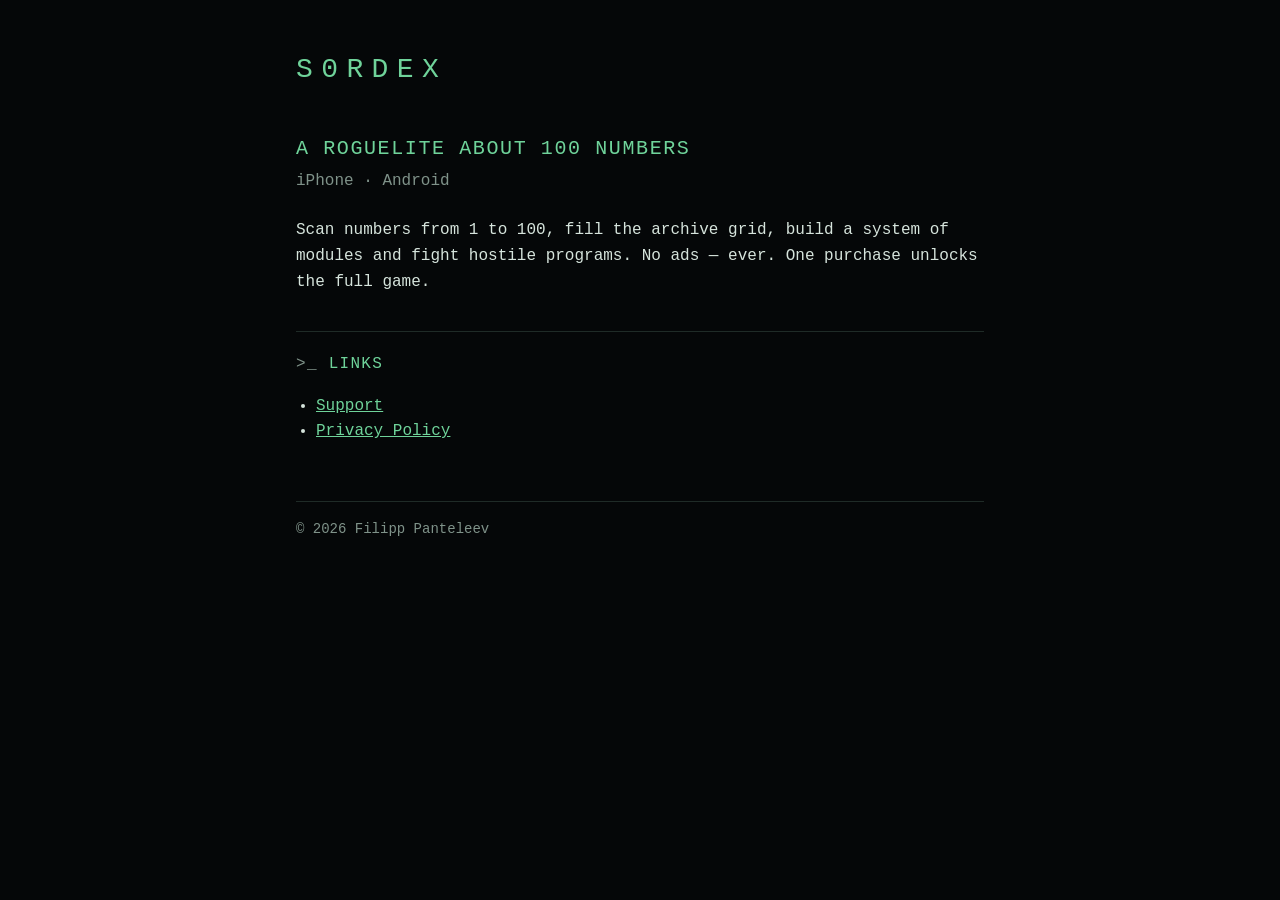
<file: index.html>
<!doctype html>
<html lang="en">
<head>
  <meta charset="utf-8">
  <meta name="viewport" content="width=device-width, initial-scale=1">
  <title>SORDEX</title>
  <meta name="description" content="SORDEX — a roguelite about 100 numbers.">
  <link rel="stylesheet" href="style.css">
</head>
<body>
<main>
  <header>
    <a class="wordmark" href="./">S0RDEX</a>
  </header>

  <h1>A ROGUELITE ABOUT 100 NUMBERS</h1>
  <p class="meta">iPhone · Android</p>

  <p>Scan numbers from 1 to 100, fill the archive grid, build a system of modules and fight hostile programs. No ads — ever. One purchase unlocks the full game.</p>

  <h2>LINKS</h2>
  <ul>
    <li><a href="support/">Support</a></li>
    <li><a href="privacy/">Privacy Policy</a></li>
  </ul>

  <footer>© 2026 Filipp Panteleev</footer>
</main>
</body>
</html>
</file>
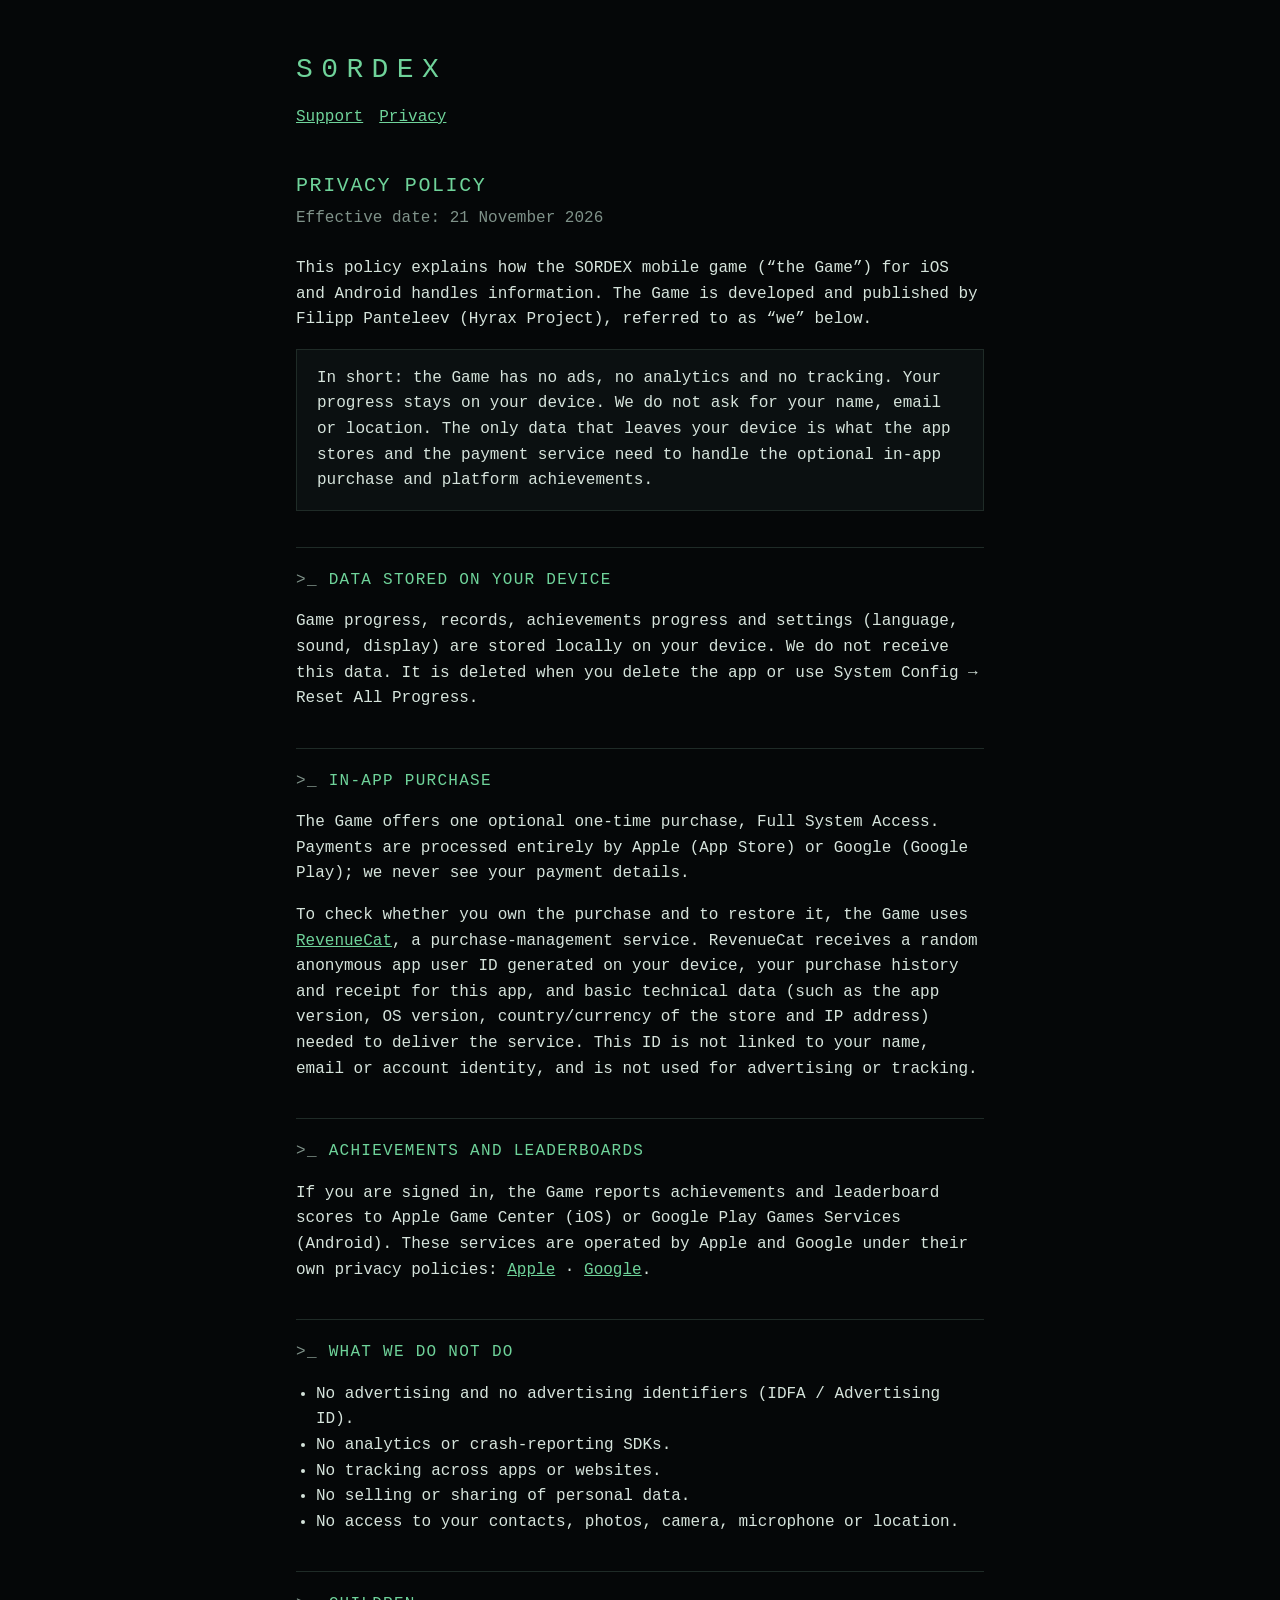
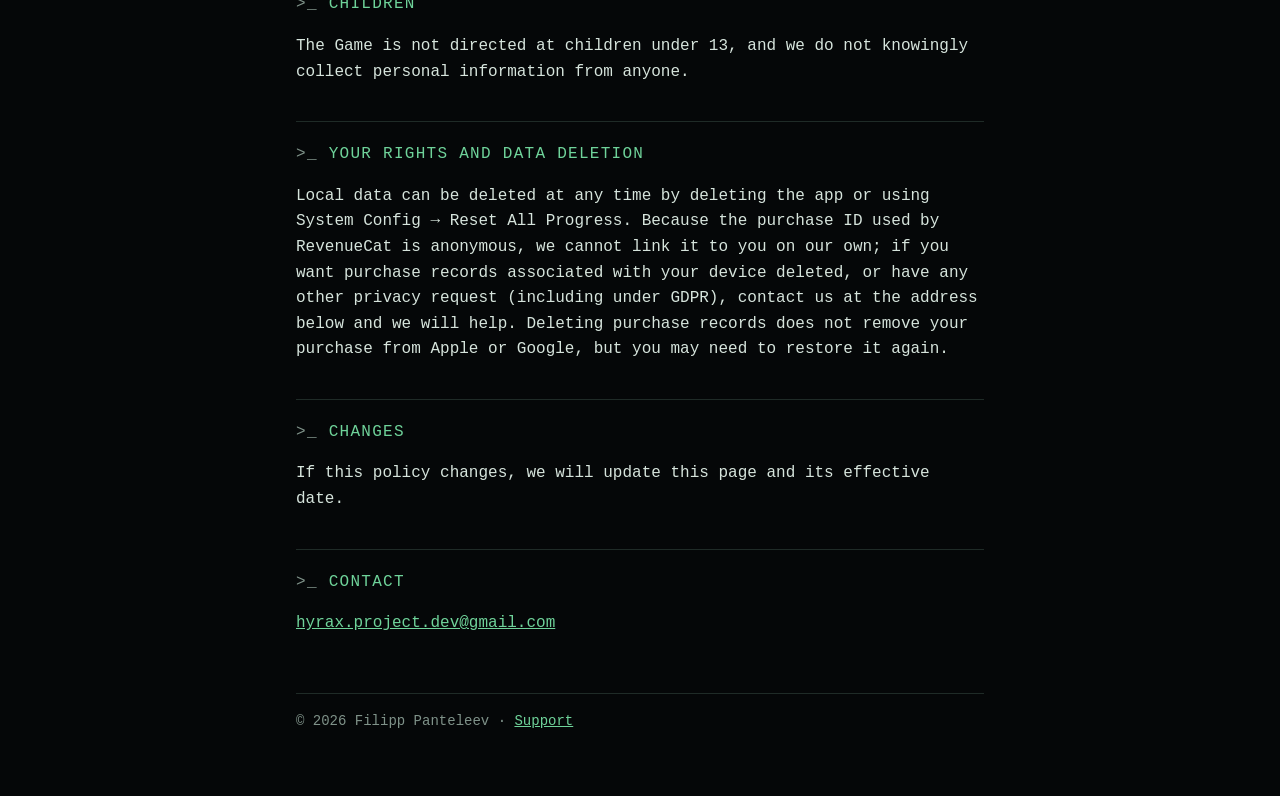
<file: privacy/index.html>
<!doctype html>
<html lang="en">
<head>
  <meta charset="utf-8">
  <meta name="viewport" content="width=device-width, initial-scale=1">
  <title>SORDEX Privacy Policy</title>
  <meta name="description" content="Privacy Policy for the SORDEX mobile game.">
  <link rel="stylesheet" href="../style.css">
</head>
<body>
<main>
  <header>
    <a class="wordmark" href="../">S0RDEX</a>
    <nav><a href="../support/">Support</a><a href="../privacy/">Privacy</a></nav>
  </header>

  <h1>PRIVACY POLICY</h1>
  <p class="meta">Effective date: 21 November 2026</p>

  <p>This policy explains how the SORDEX mobile game (“the Game”) for iOS and Android handles information. The Game is developed and published by Filipp Panteleev (Hyrax Project), referred to as “we” below.</p>

  <div class="panel">
    In short: the Game has no ads, no analytics and no tracking. Your progress stays on your device. We do not ask for your name, email or location. The only data that leaves your device is what the app stores and the payment service need to handle the optional in-app purchase and platform achievements.
  </div>

  <h2>DATA STORED ON YOUR DEVICE</h2>
  <p>Game progress, records, achievements progress and settings (language, sound, display) are stored locally on your device. We do not receive this data. It is deleted when you delete the app or use System Config → Reset All Progress.</p>

  <h2>IN-APP PURCHASE</h2>
  <p>The Game offers one optional one-time purchase, Full System Access. Payments are processed entirely by Apple (App Store) or Google (Google Play); we never see your payment details.</p>
  <p>To check whether you own the purchase and to restore it, the Game uses <a href="https://www.revenuecat.com/privacy/">RevenueCat</a>, a purchase-management service. RevenueCat receives a random anonymous app user ID generated on your device, your purchase history and receipt for this app, and basic technical data (such as the app version, OS version, country/currency of the store and IP address) needed to deliver the service. This ID is not linked to your name, email or account identity, and is not used for advertising or tracking.</p>

  <h2>ACHIEVEMENTS AND LEADERBOARDS</h2>
  <p>If you are signed in, the Game reports achievements and leaderboard scores to Apple Game Center (iOS) or Google Play Games Services (Android). These services are operated by Apple and Google under their own privacy policies:
  <a href="https://www.apple.com/legal/privacy/">Apple</a> ·
  <a href="https://policies.google.com/privacy">Google</a>.</p>

  <h2>WHAT WE DO NOT DO</h2>
  <ul>
    <li>No advertising and no advertising identifiers (IDFA / Advertising ID).</li>
    <li>No analytics or crash-reporting SDKs.</li>
    <li>No tracking across apps or websites.</li>
    <li>No selling or sharing of personal data.</li>
    <li>No access to your contacts, photos, camera, microphone or location.</li>
  </ul>

  <h2>CHILDREN</h2>
  <p>The Game is not directed at children under 13, and we do not knowingly collect personal information from anyone.</p>

  <h2>YOUR RIGHTS AND DATA DELETION</h2>
  <p>Local data can be deleted at any time by deleting the app or using System Config → Reset All Progress. Because the purchase ID used by RevenueCat is anonymous, we cannot link it to you on our own; if you want purchase records associated with your device deleted, or have any other privacy request (including under GDPR), contact us at the address below and we will help. Deleting purchase records does not remove your purchase from Apple or Google, but you may need to restore it again.</p>

  <h2>CHANGES</h2>
  <p>If this policy changes, we will update this page and its effective date.</p>

  <h2>CONTACT</h2>
  <p><a href="mailto:hyrax.project.dev@gmail.com">hyrax.project.dev@gmail.com</a></p>

  <footer>© 2026 Filipp Panteleev · <a href="../support/">Support</a></footer>
</main>
</body>
</html>
</file>
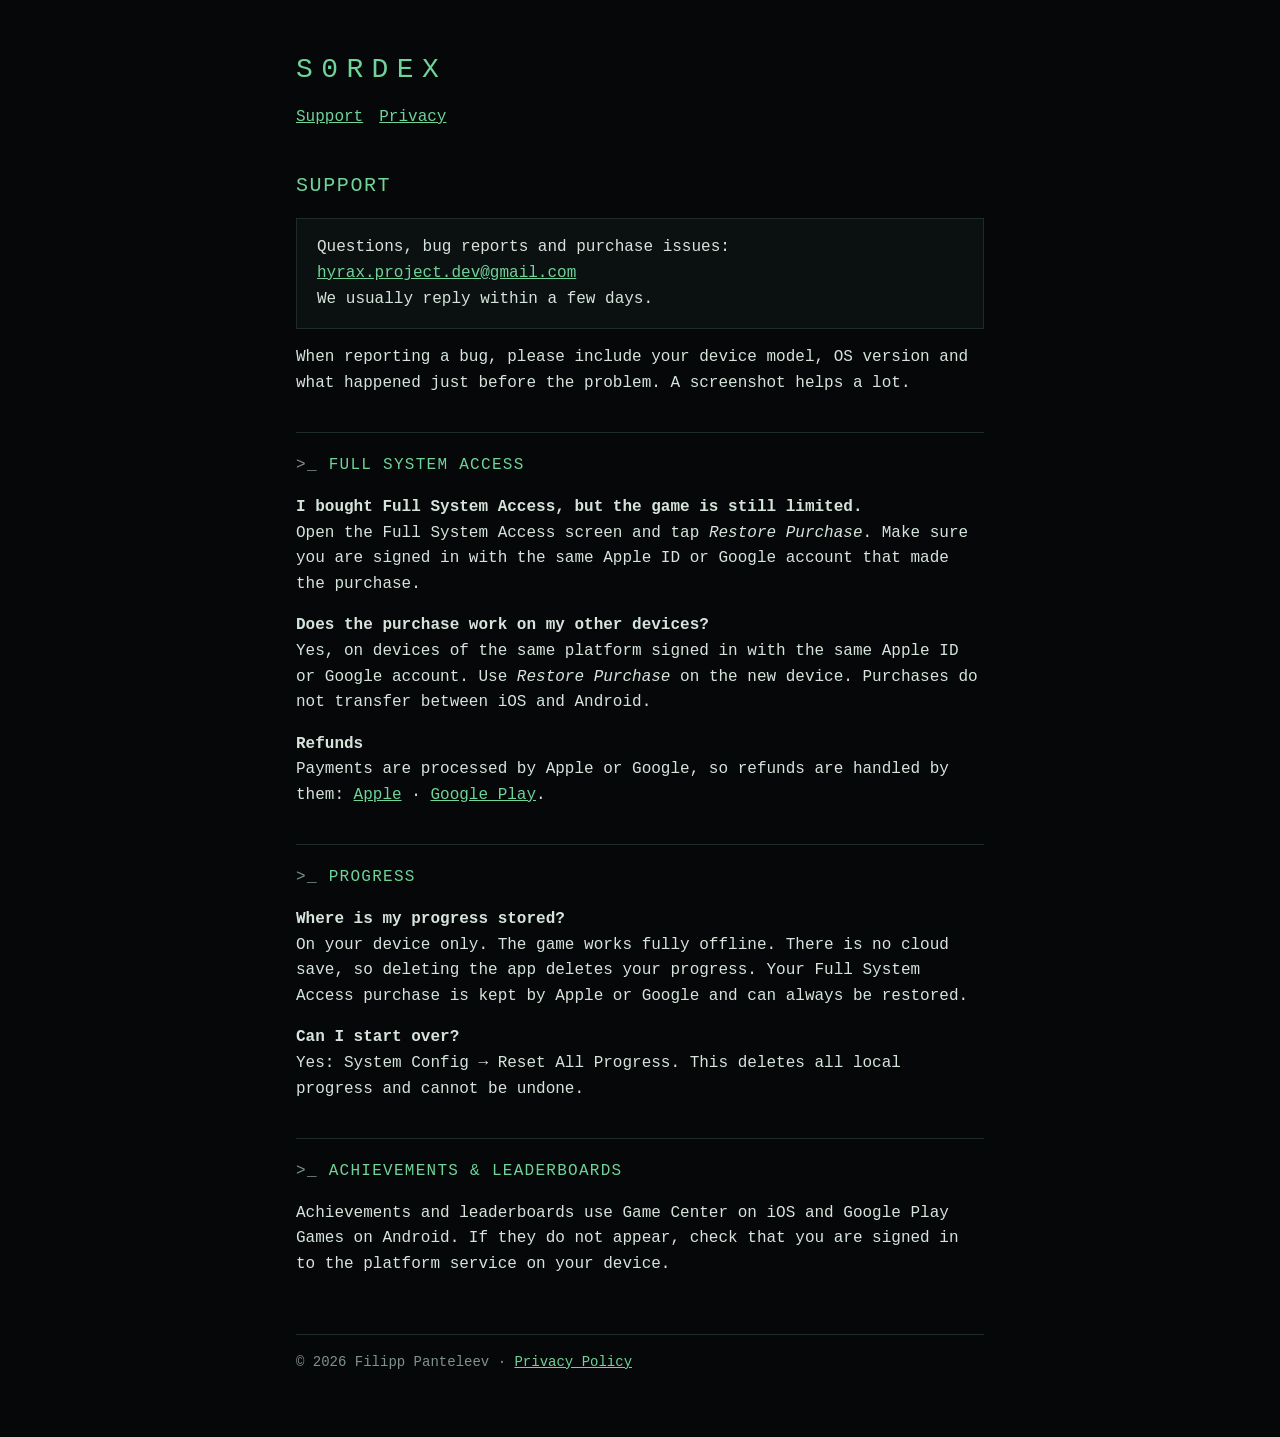
<file: support/index.html>
<!doctype html>
<html lang="en">
<head>
  <meta charset="utf-8">
  <meta name="viewport" content="width=device-width, initial-scale=1">
  <title>SORDEX Support</title>
  <meta name="description" content="Help and contact for SORDEX.">
  <link rel="stylesheet" href="../style.css">
</head>
<body>
<main>
  <header>
    <a class="wordmark" href="../">S0RDEX</a>
    <nav><a href="../support/">Support</a><a href="../privacy/">Privacy</a></nav>
  </header>

  <h1>SUPPORT</h1>

  <div class="panel">
    Questions, bug reports and purchase issues:<br>
    <a href="mailto:hyrax.project.dev@gmail.com">hyrax.project.dev@gmail.com</a><br>
    We usually reply within a few days.
  </div>

  <p>When reporting a bug, please include your device model, OS version and what happened just before the problem. A screenshot helps a lot.</p>

  <h2>FULL SYSTEM ACCESS</h2>
  <p><strong>I bought Full System Access, but the game is still limited.</strong><br>
  Open the Full System Access screen and tap <em>Restore Purchase</em>. Make sure you are signed in with the same Apple ID or Google account that made the purchase.</p>

  <p><strong>Does the purchase work on my other devices?</strong><br>
  Yes, on devices of the same platform signed in with the same Apple ID or Google account. Use <em>Restore Purchase</em> on the new device. Purchases do not transfer between iOS and Android.</p>

  <p><strong>Refunds</strong><br>
  Payments are processed by Apple or Google, so refunds are handled by them:
  <a href="https://reportaproblem.apple.com">Apple</a> ·
  <a href="https://support.google.com/googleplay/answer/2479637">Google Play</a>.</p>

  <h2>PROGRESS</h2>
  <p><strong>Where is my progress stored?</strong><br>
  On your device only. The game works fully offline. There is no cloud save, so deleting the app deletes your progress. Your Full System Access purchase is kept by Apple or Google and can always be restored.</p>

  <p><strong>Can I start over?</strong><br>
  Yes: System Config → Reset All Progress. This deletes all local progress and cannot be undone.</p>

  <h2>ACHIEVEMENTS &amp; LEADERBOARDS</h2>
  <p>Achievements and leaderboards use Game Center on iOS and Google Play Games on Android. If they do not appear, check that you are signed in to the platform service on your device.</p>

  <footer>© 2026 Filipp Panteleev · <a href="../privacy/">Privacy Policy</a></footer>
</main>
</body>
</html>
</file>
<file: style.css>
:root {
  --bg: #050708;
  --panel: #0b1011;
  --text: #d6e4dc;
  --muted: #7f9289;
  --accent: #6fd39a;
  --rule: #1f2b27;
}

* { box-sizing: border-box; }

body {
  margin: 0;
  background: var(--bg);
  color: var(--text);
  font: 16px/1.6 ui-monospace, "SF Mono", Menlo, Consolas, "Liberation Mono", monospace;
  -webkit-text-size-adjust: 100%;
}

main {
  max-width: 720px;
  margin: 0 auto;
  padding: 48px 16px 64px;
}

header { margin-bottom: 40px; }

.wordmark {
  display: inline-block;
  color: var(--accent);
  font-size: 28px;
  letter-spacing: 0.3em;
  text-decoration: none;
}

nav { margin-top: 12px; color: var(--muted); }
nav a { margin-right: 16px; }

h1 {
  font-size: 20px;
  font-weight: normal;
  letter-spacing: 0.08em;
  color: var(--accent);
  margin: 0 0 4px;
}

h2 {
  font-size: 16px;
  font-weight: normal;
  letter-spacing: 0.08em;
  color: var(--accent);
  margin: 36px 0 8px;
  padding-top: 20px;
  border-top: 1px solid var(--rule);
}

h2::before { content: ">_ "; color: var(--muted); }

p, li { color: var(--text); }
ul { padding-left: 20px; }
.meta { color: var(--muted); margin: 0 0 24px; }

a { color: var(--accent); }
a:hover { text-decoration: none; }

.panel {
  background: var(--panel);
  border: 1px solid var(--rule);
  padding: 16px 20px;
  margin: 16px 0;
}

footer {
  margin-top: 56px;
  padding-top: 16px;
  border-top: 1px solid var(--rule);
  color: var(--muted);
  font-size: 14px;
}
</file>
